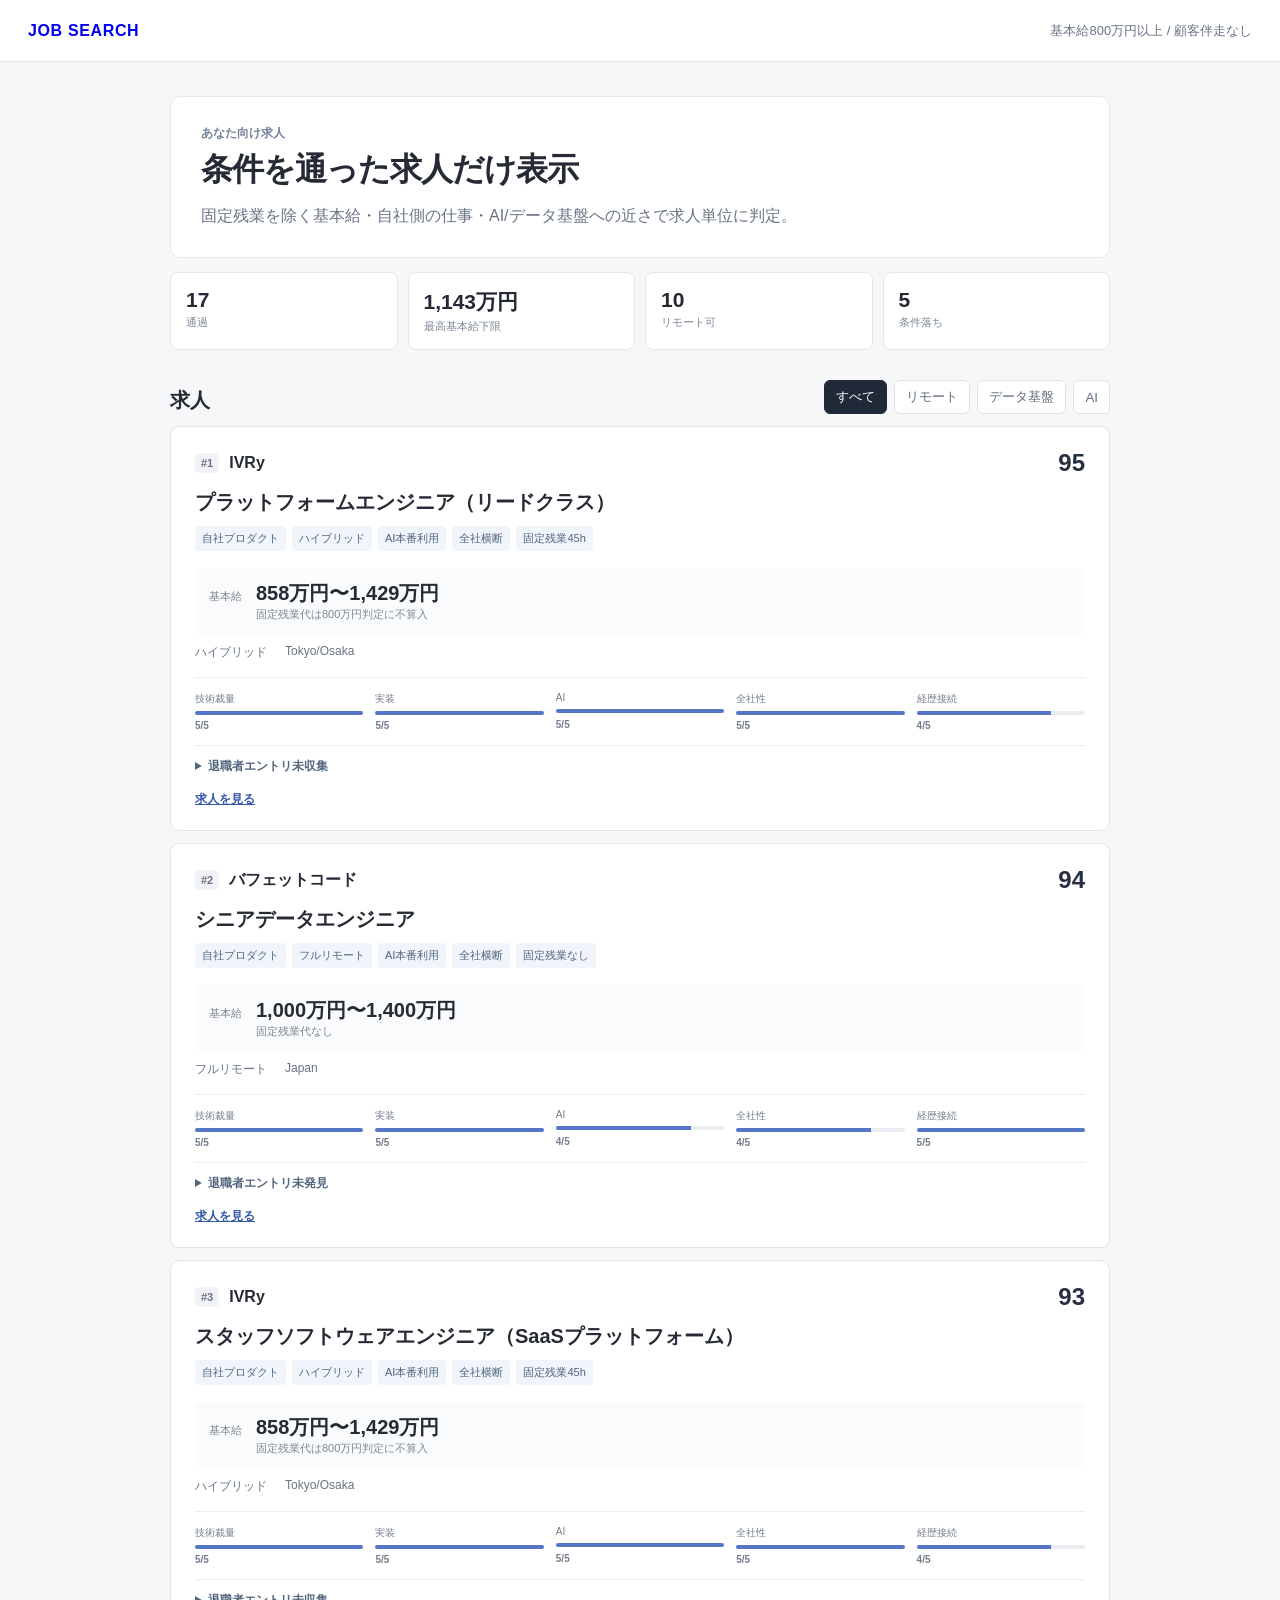
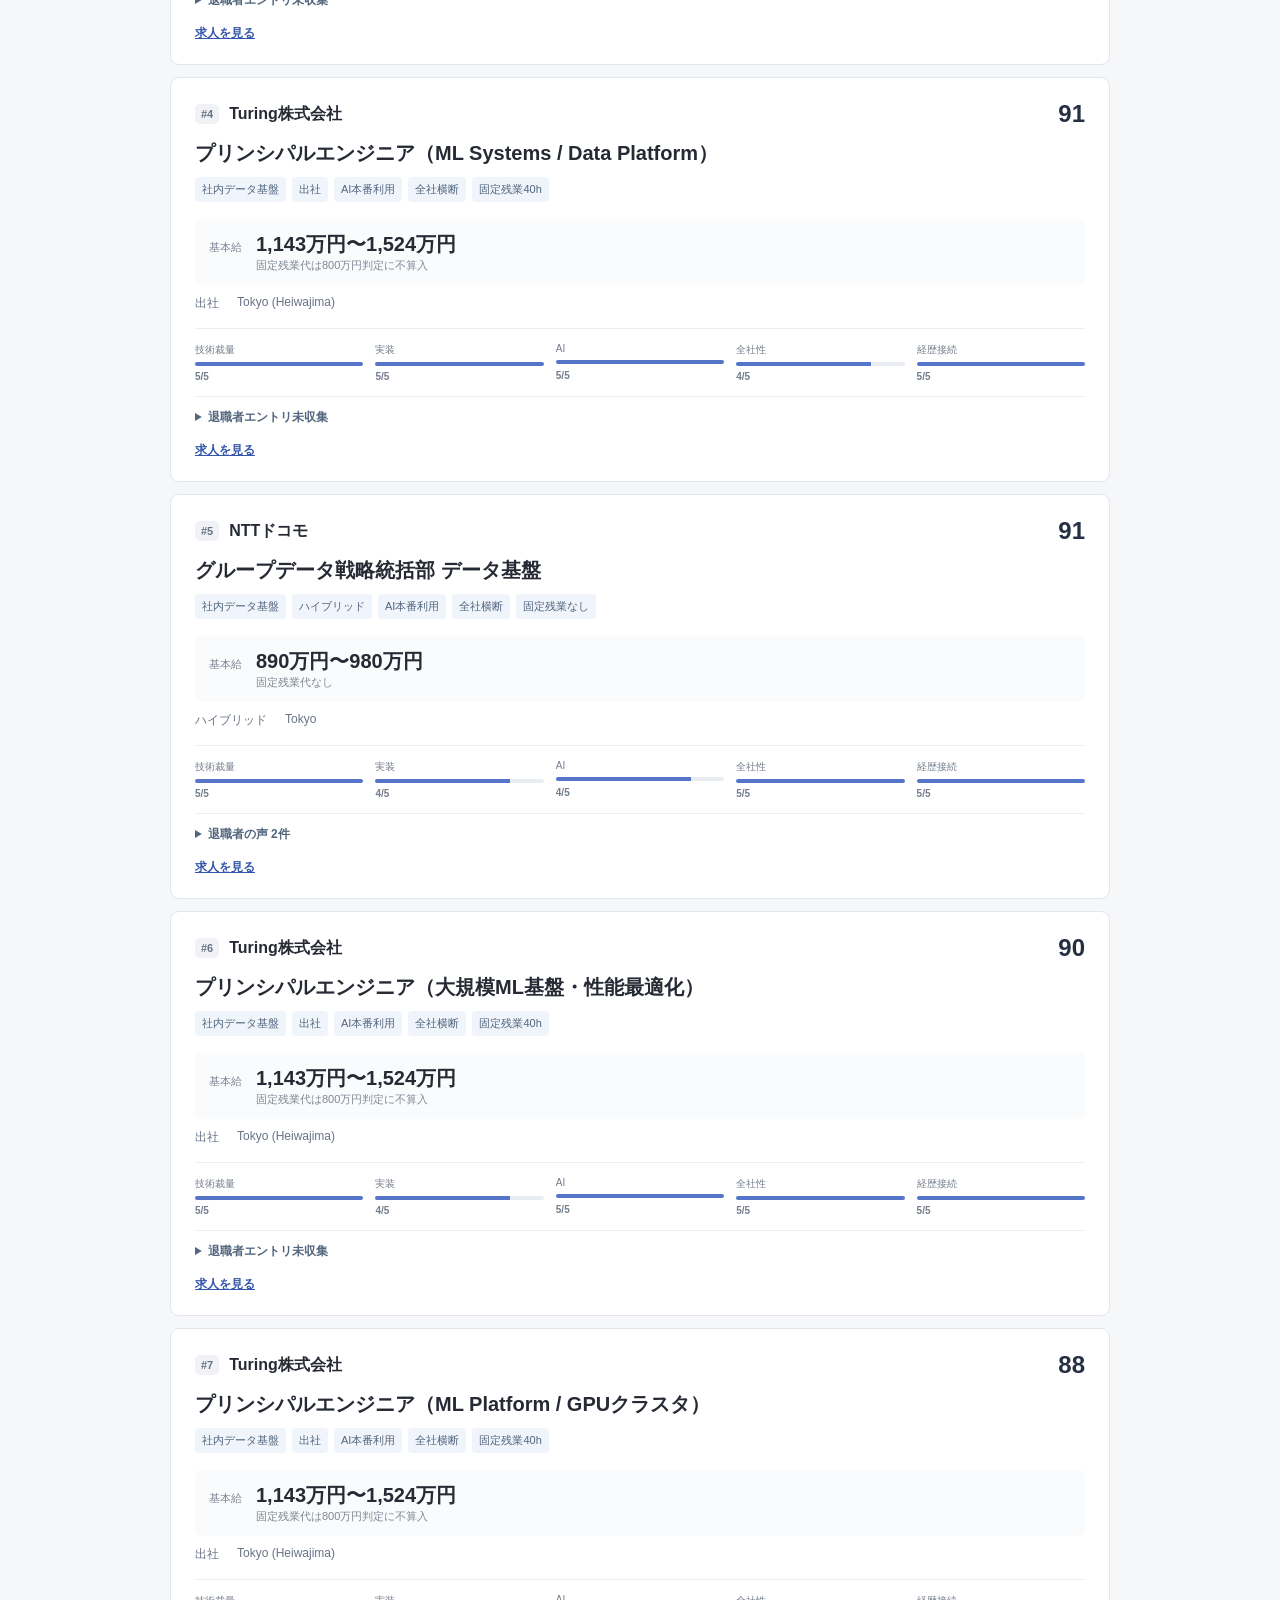
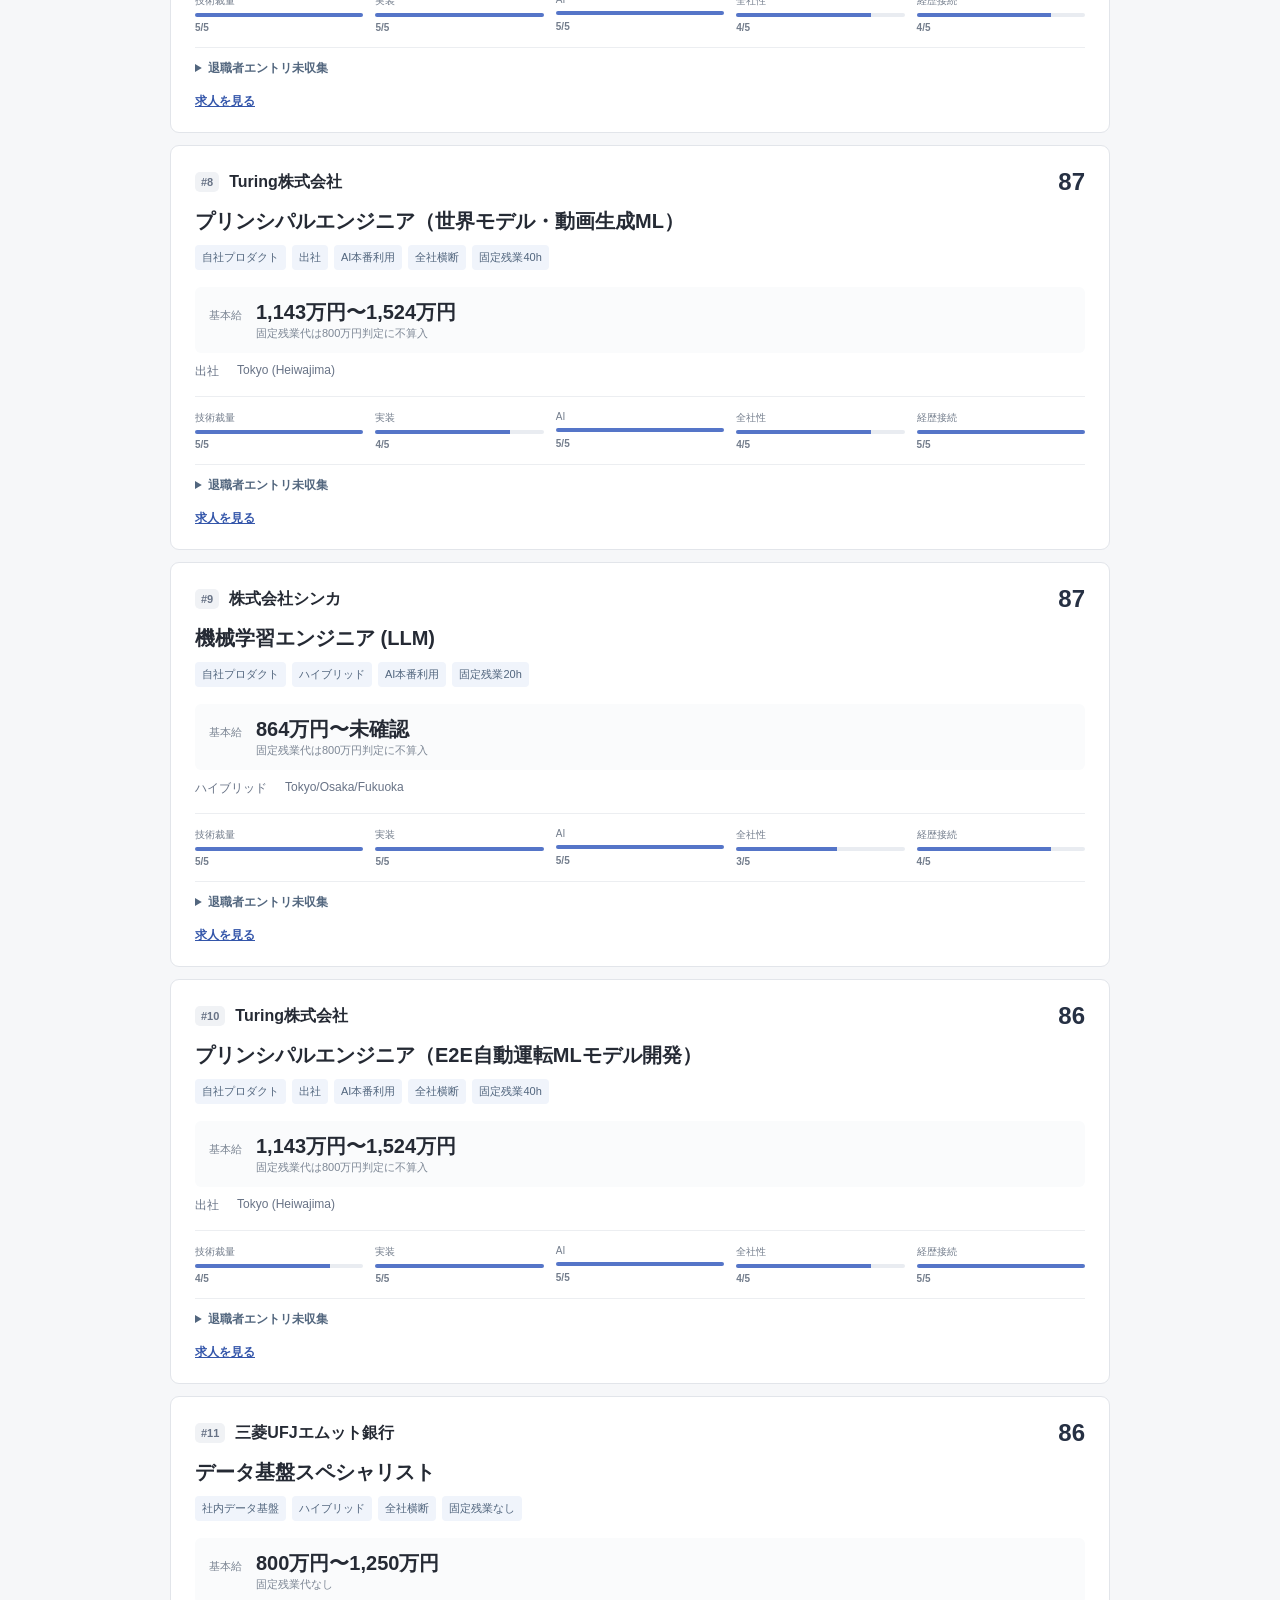
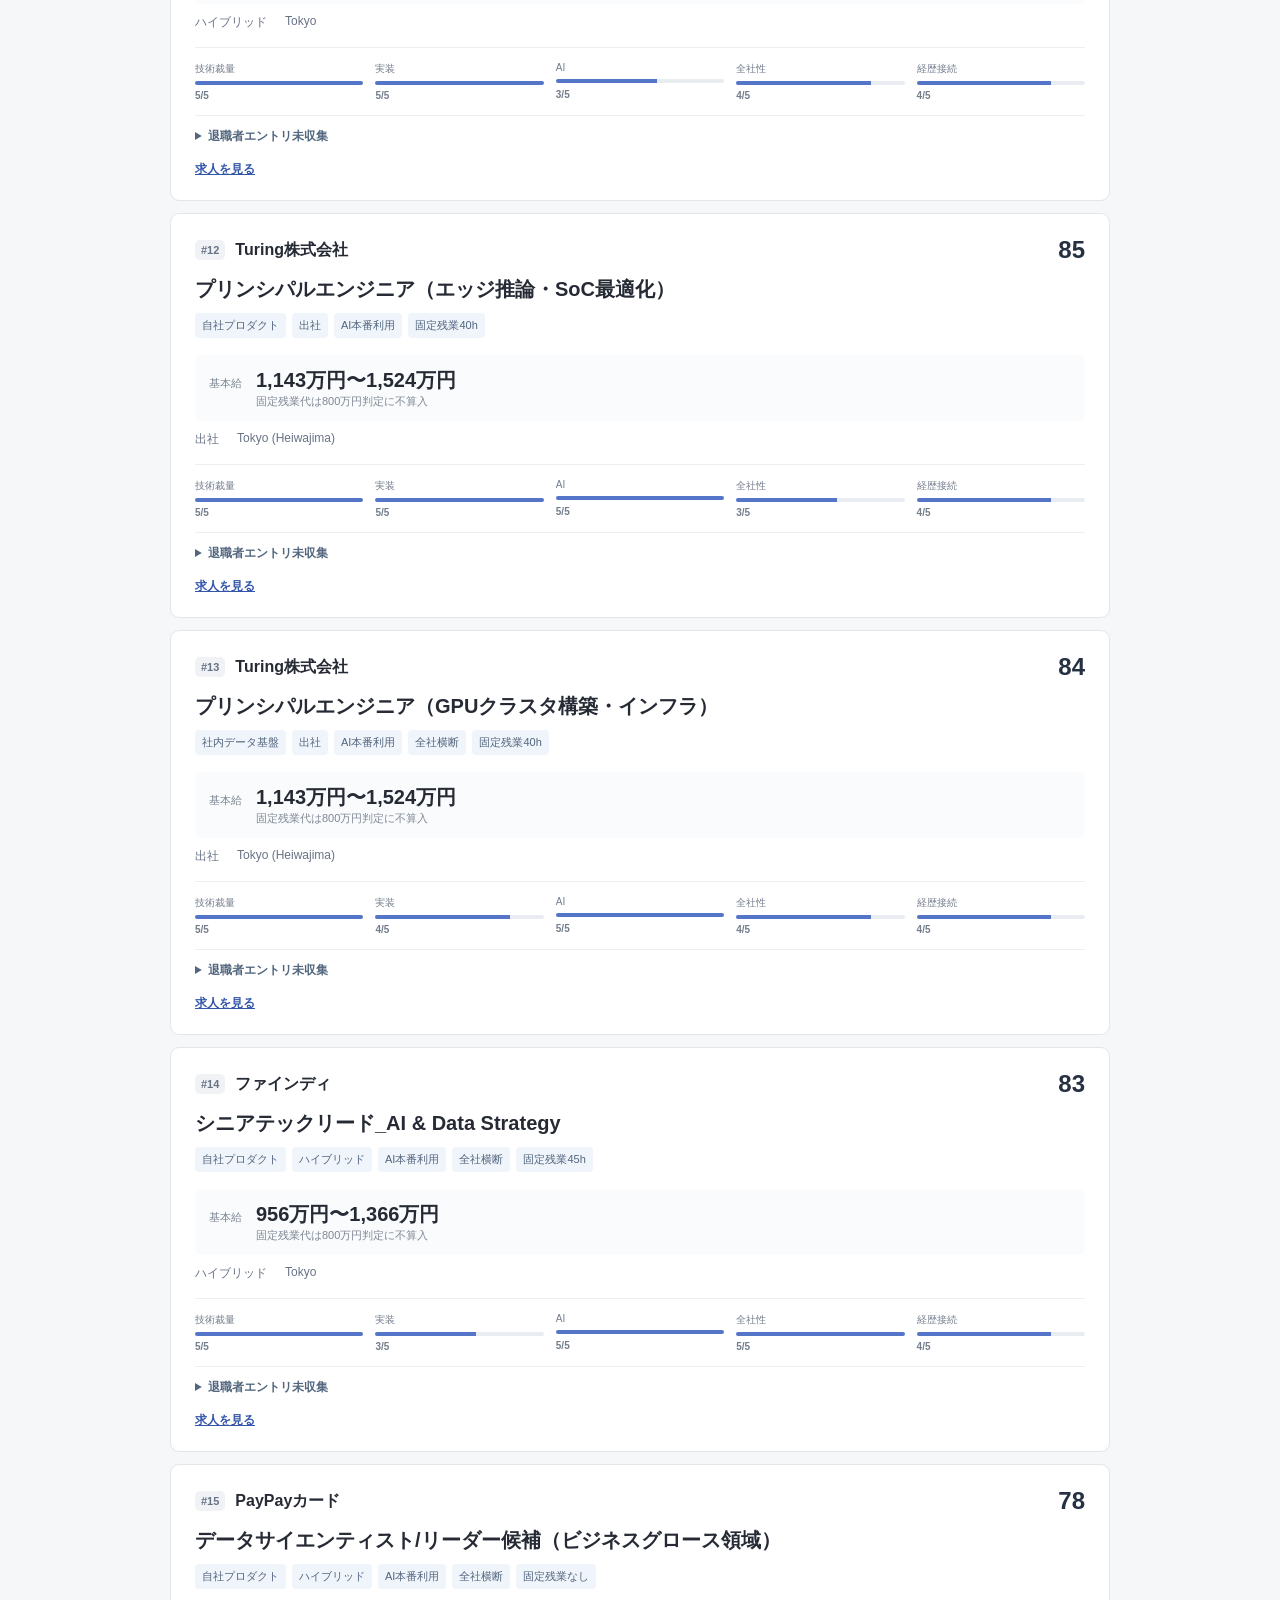
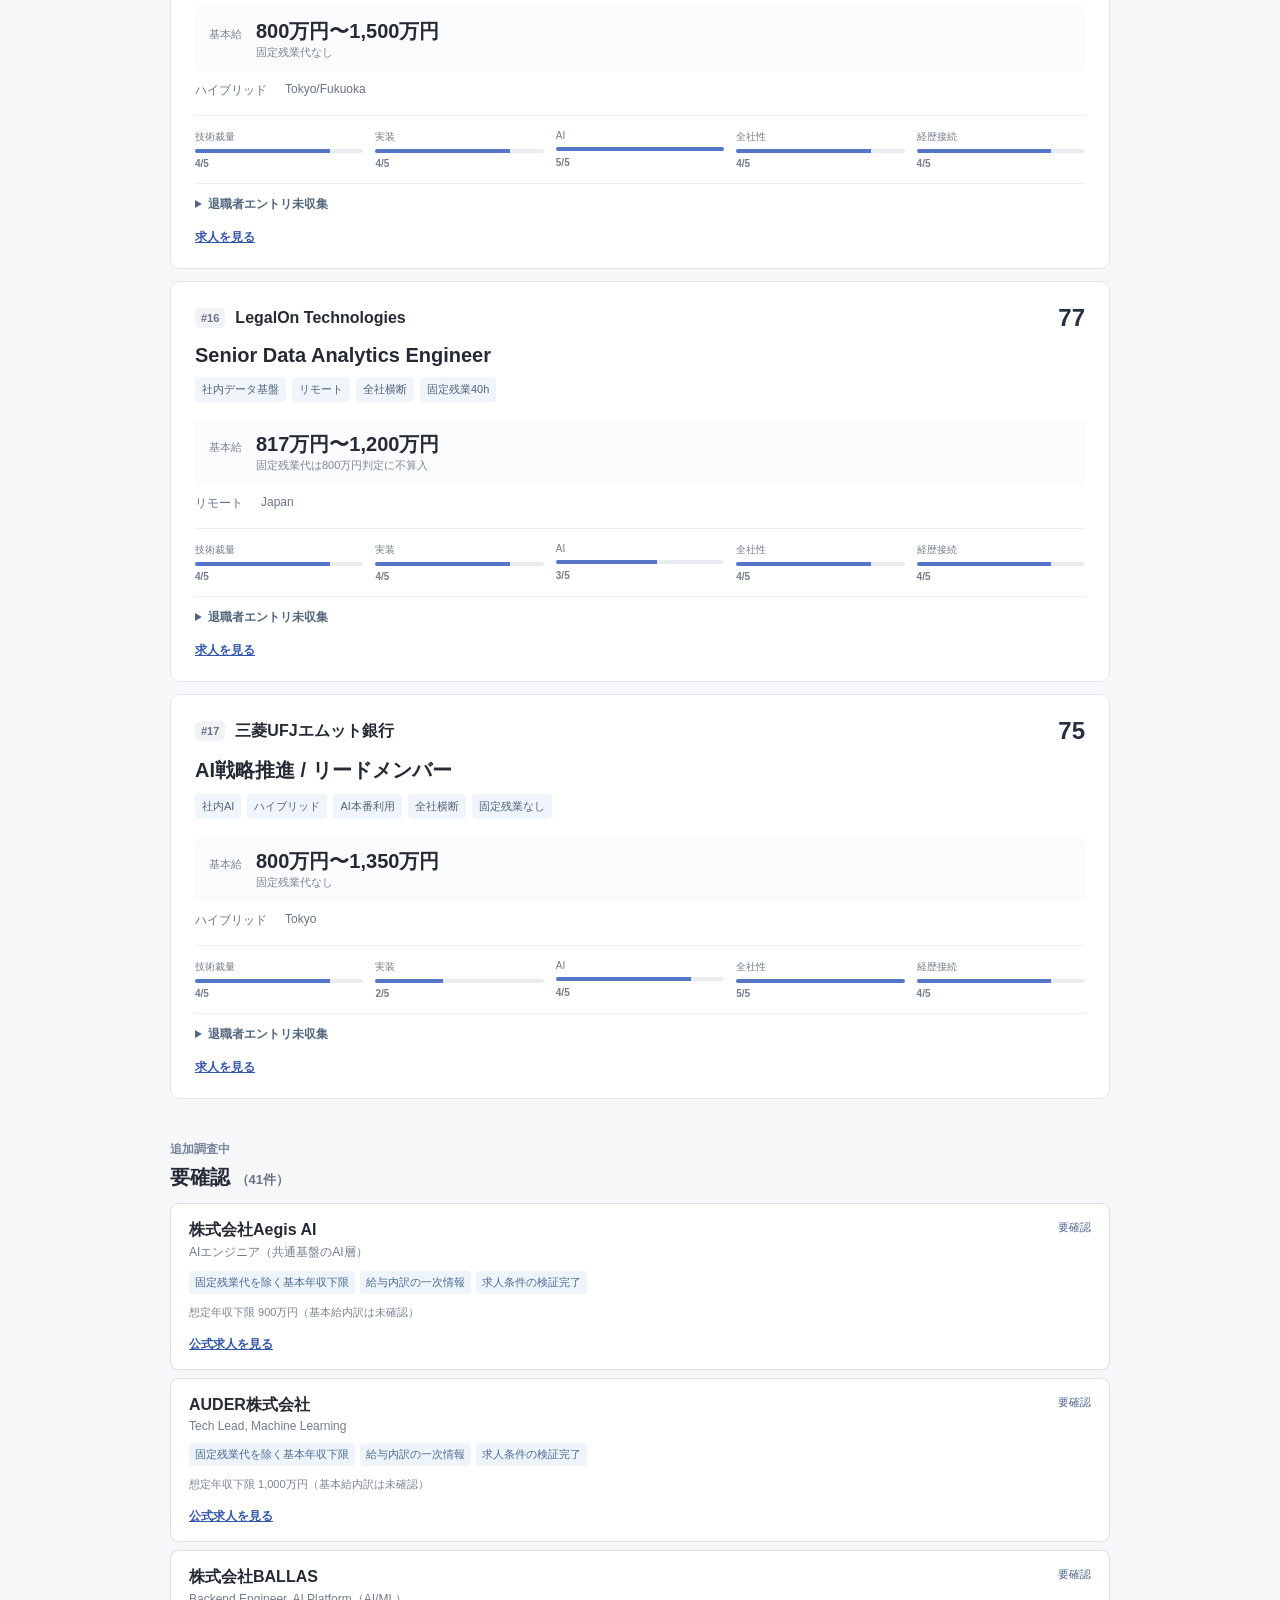
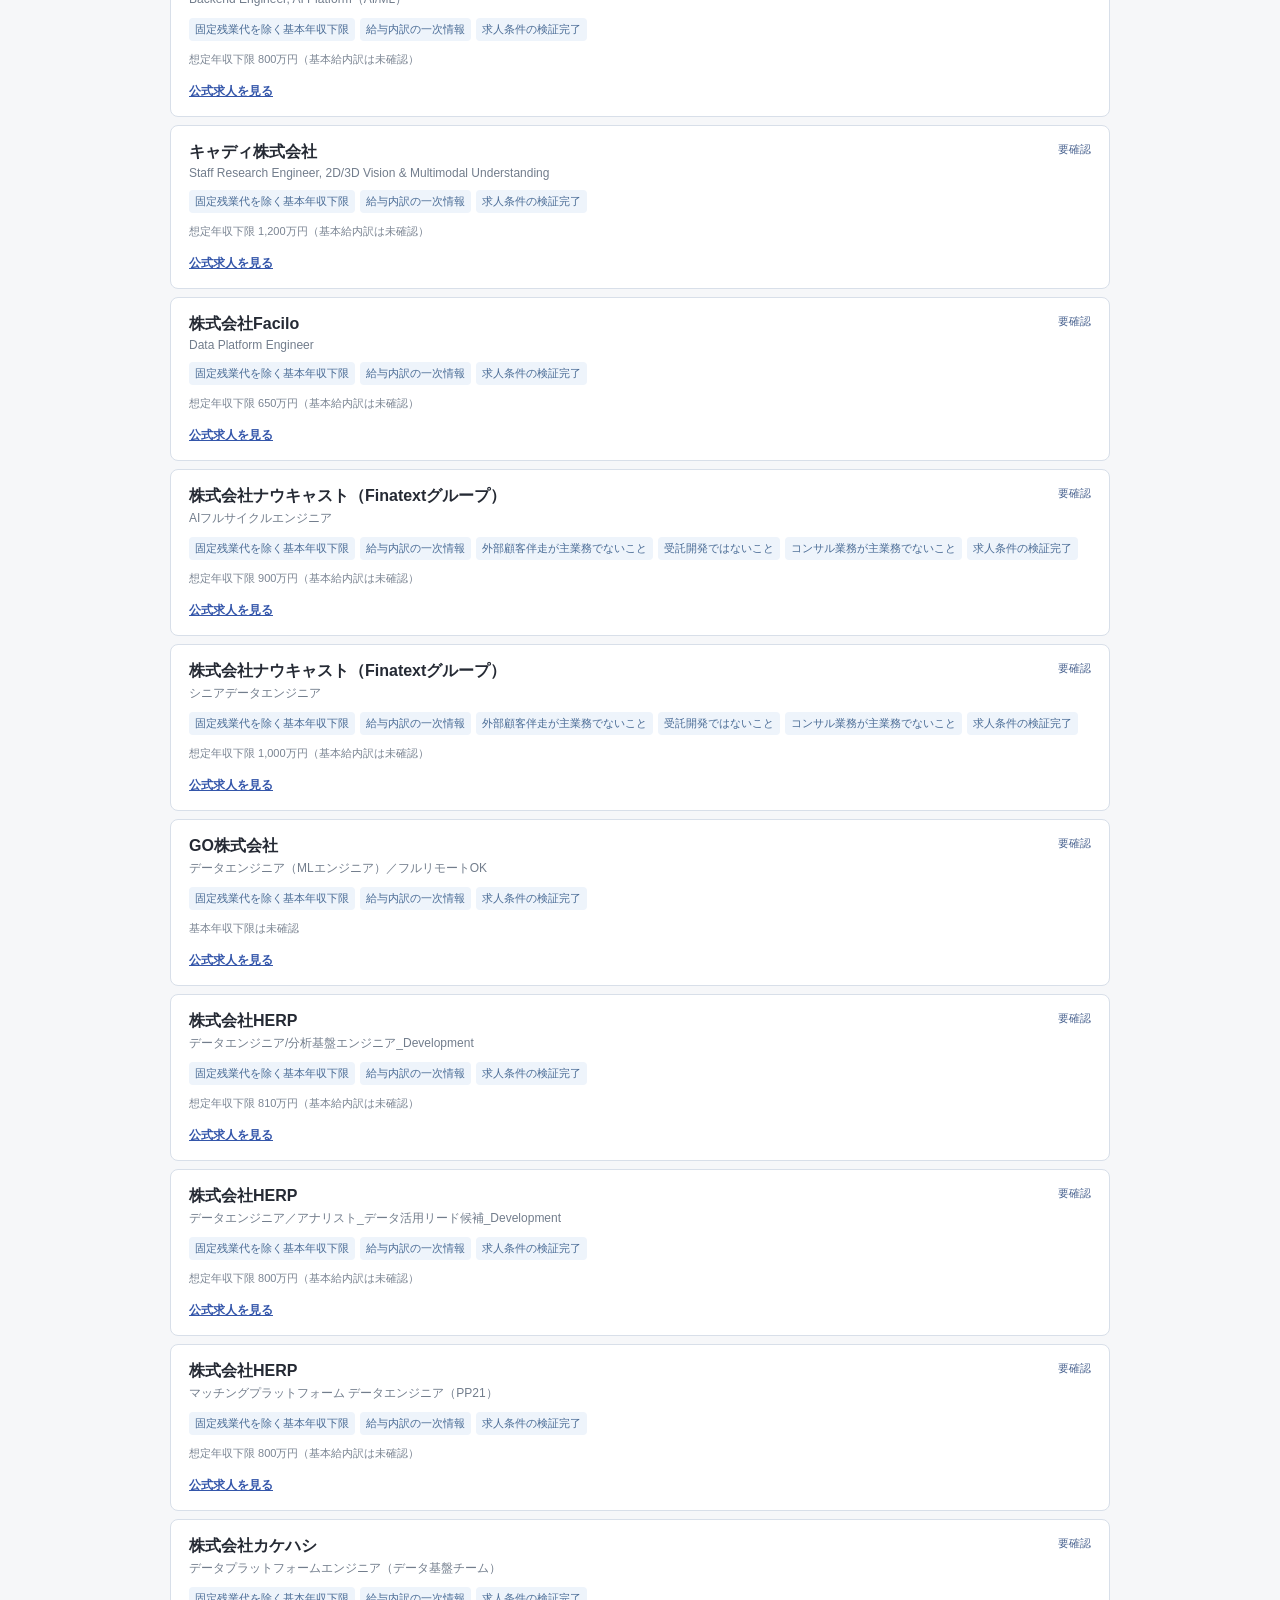
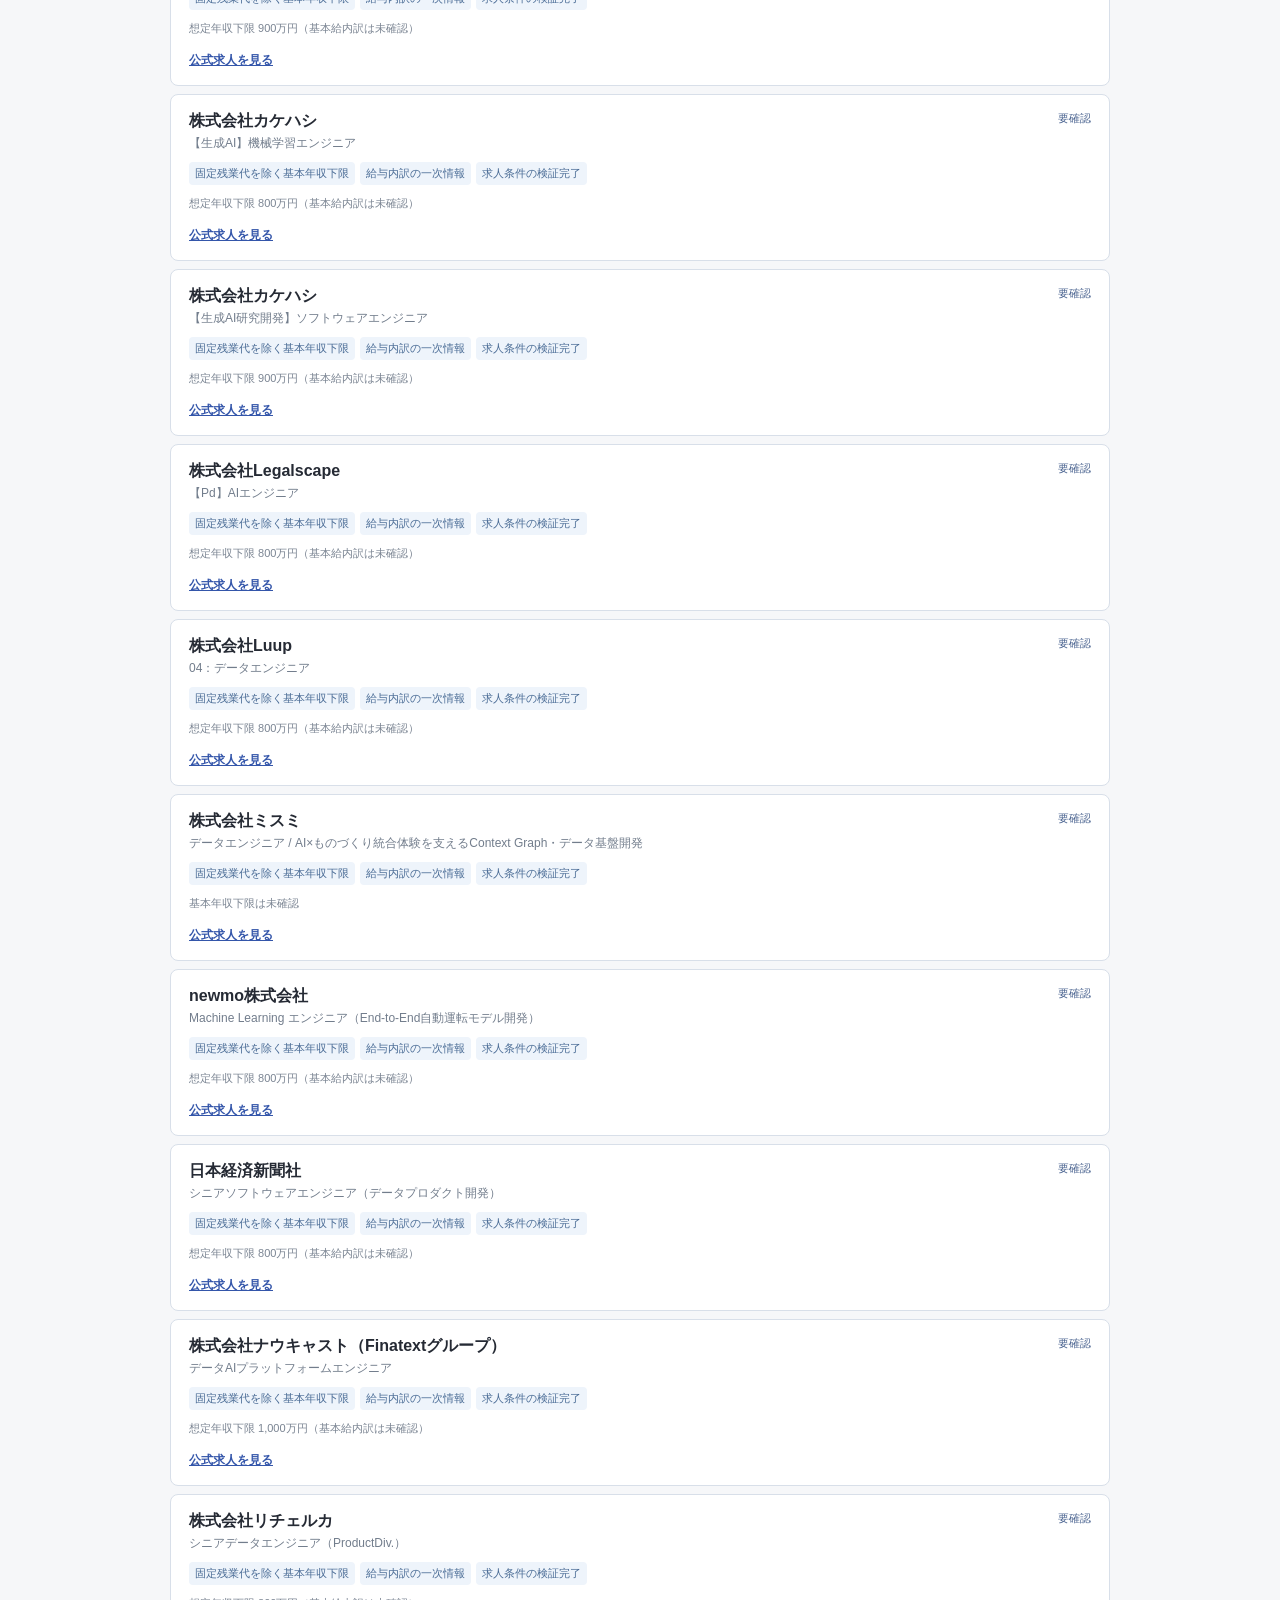
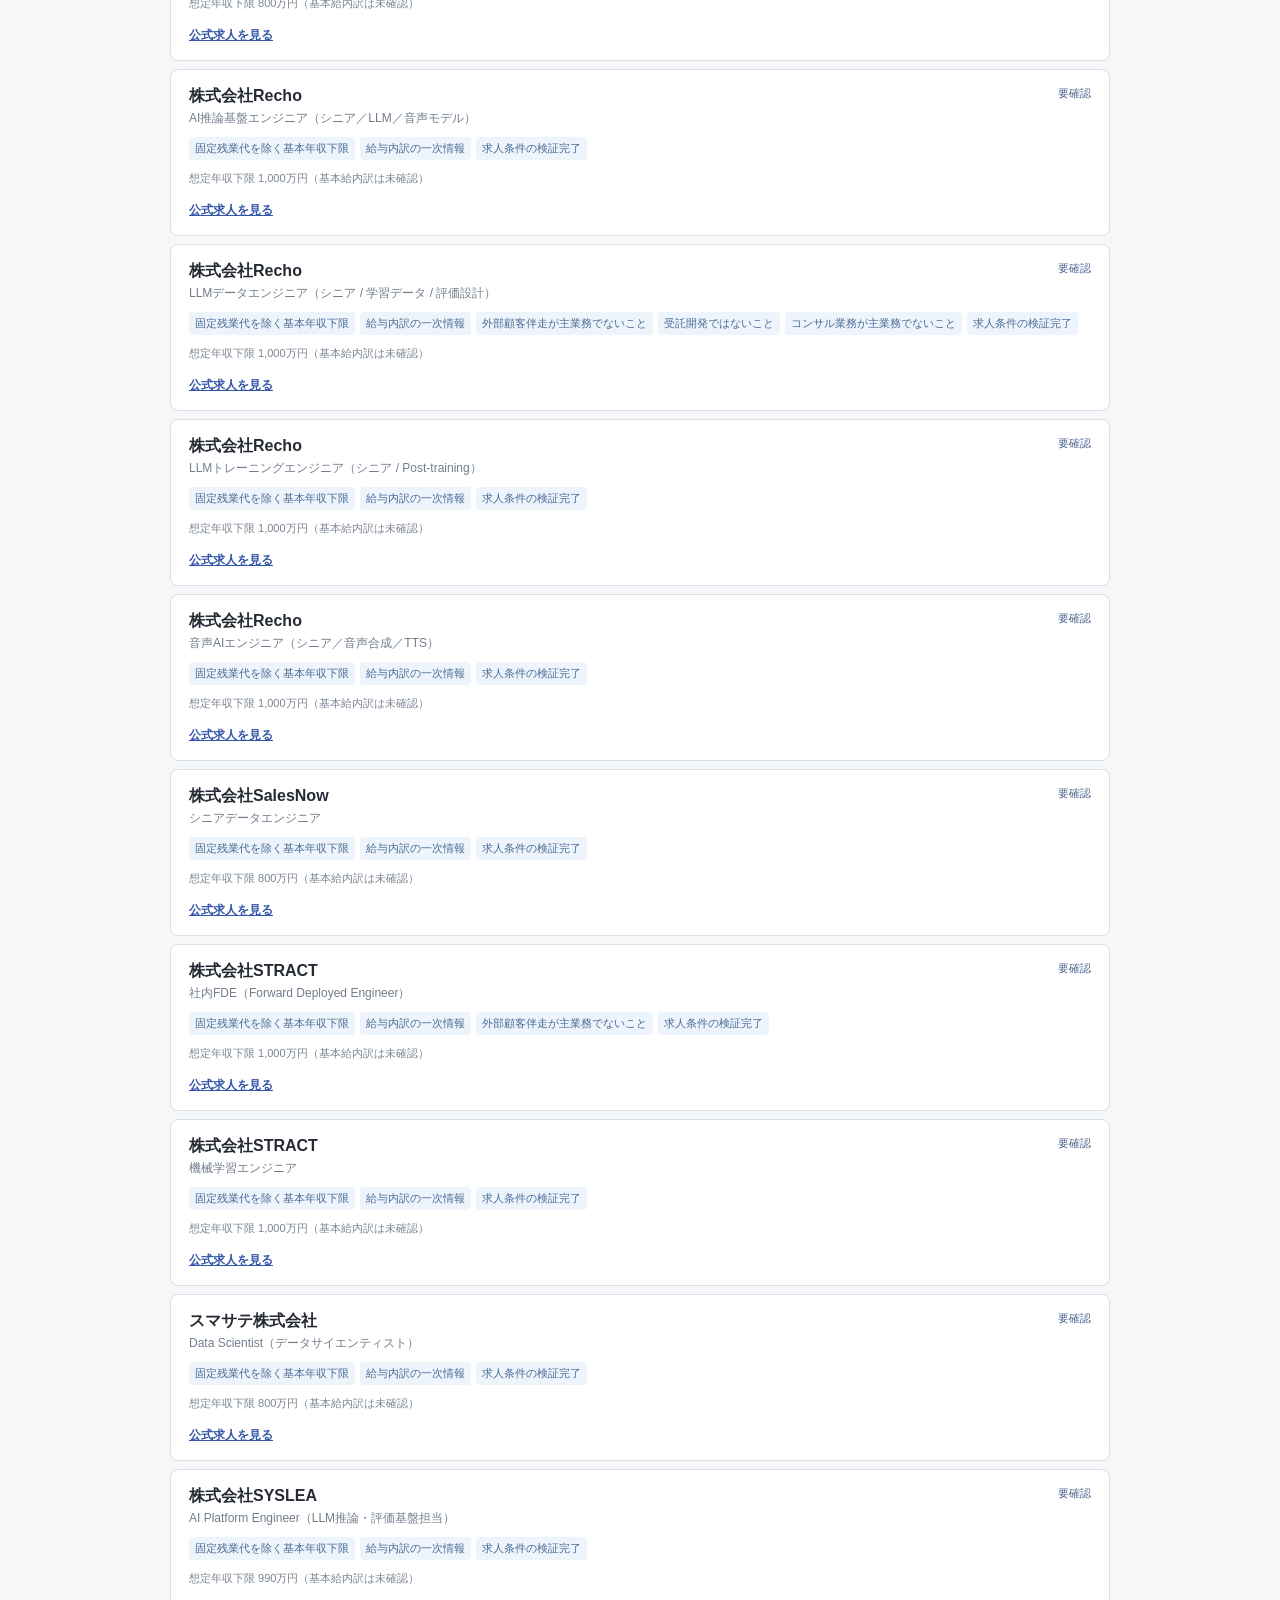
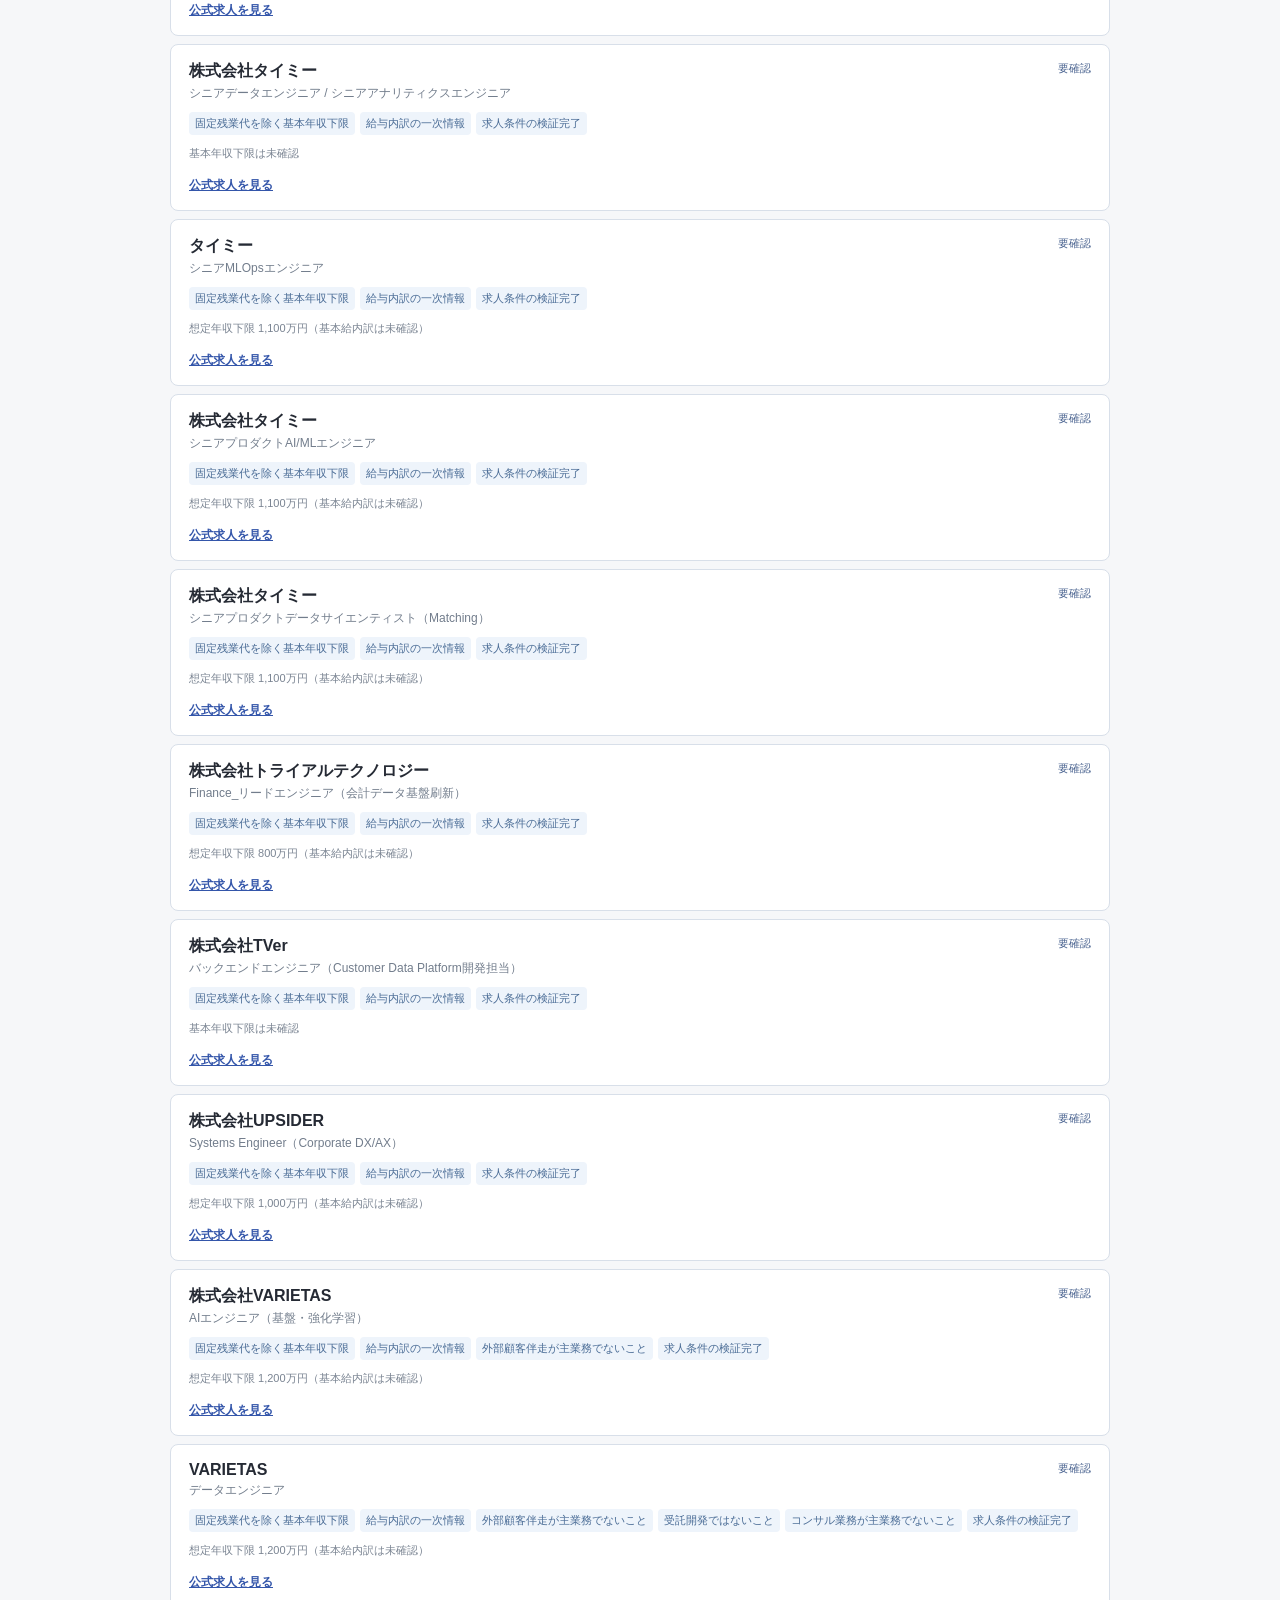
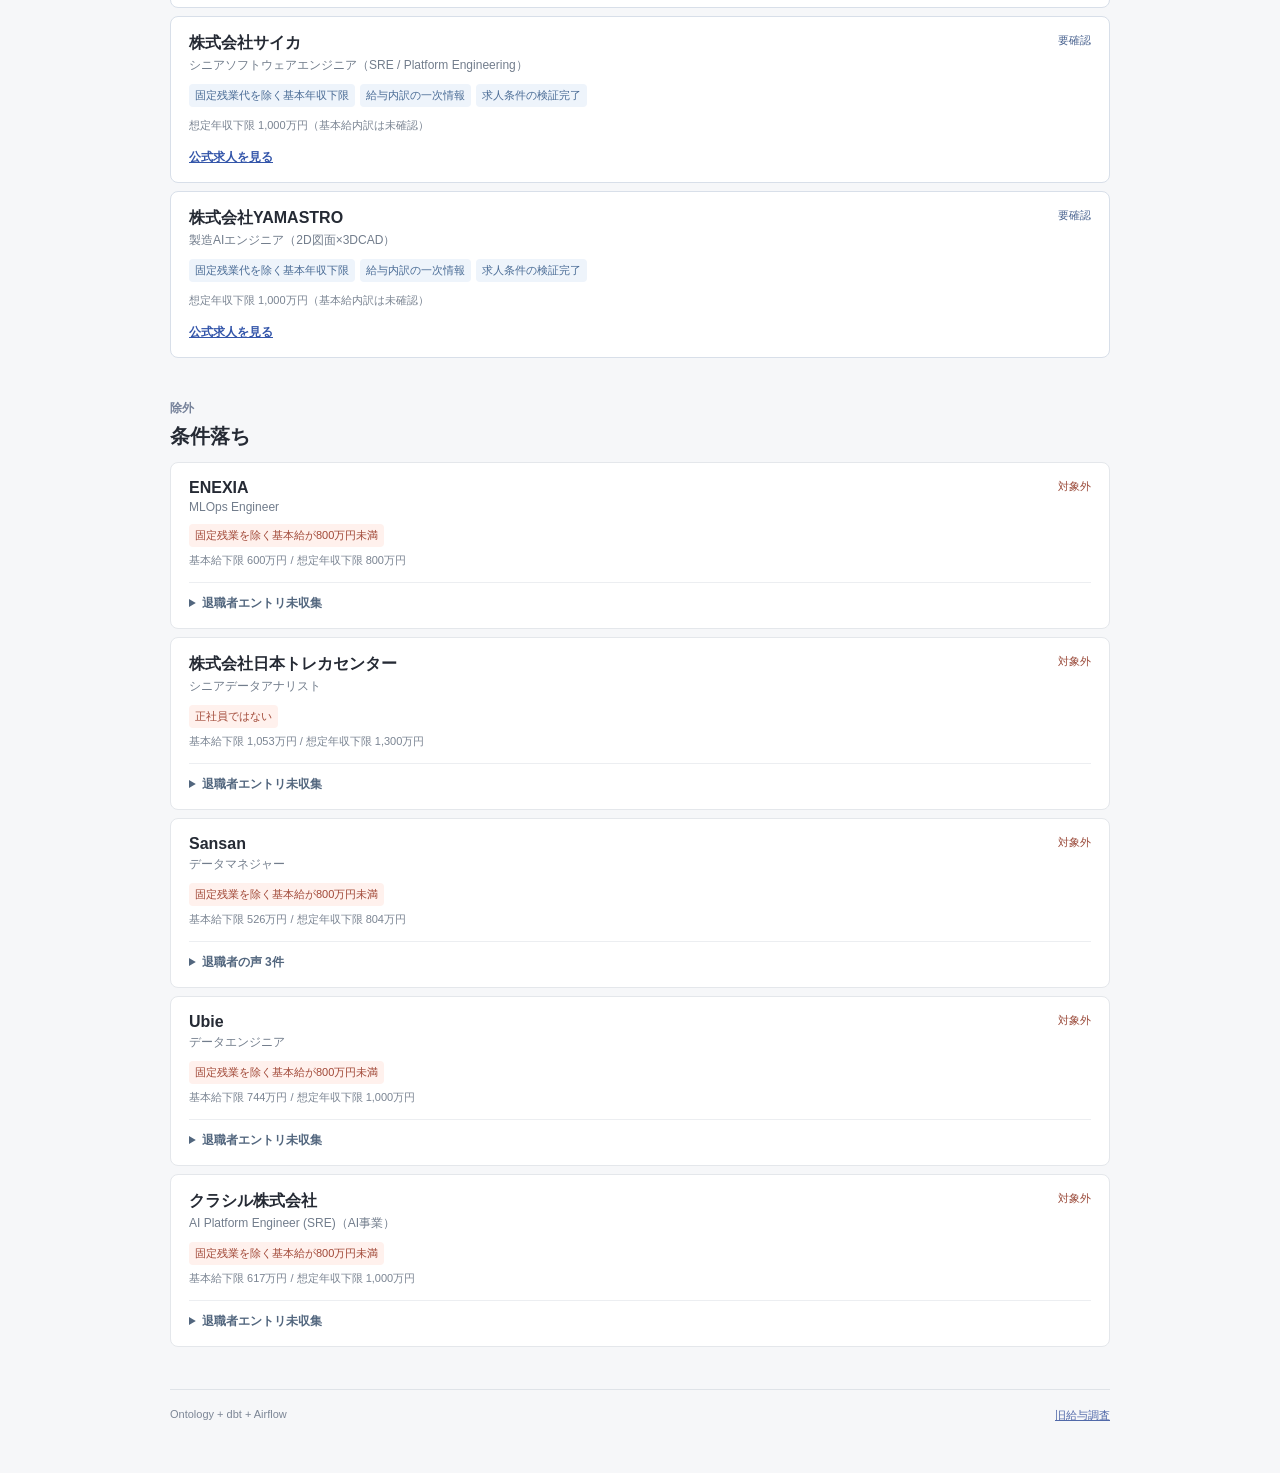
<file: web/index.html>
<!doctype html>
<html lang="ja">
<head>
  <meta charset="utf-8">
  <meta name="viewport" content="width=device-width,initial-scale=1">
  <meta name="color-scheme" content="light">
  <title>Job Search</title>
  <link rel="stylesheet" href="./styles.css">
</head>
<body>
<header class="site-header">
  <a class="logo" href="./">JOB SEARCH</a>
  <div class="header-rule">基本給800万円以上 / 顧客伴走なし</div>
</header>

<main>
  <section class="intro">
    <p class="kicker">あなた向け求人</p>
    <h1>条件を通った求人だけ表示</h1>
    <p>固定残業を除く基本給・自社側の仕事・AI/データ基盤への近さで求人単位に判定。</p>
  </section>

  <section class="summary" aria-label="サマリー">
    <div><strong id="eligible-count">—</strong><span>通過</span></div>
    <div><strong id="top-salary">—</strong><span>最高基本給下限</span></div>
    <div><strong id="remote-count">—</strong><span>リモート可</span></div>
    <div><strong id="rejected-count">—</strong><span>条件落ち</span></div>
  </section>

  <section class="toolbar">
    <h2>求人</h2>
    <div class="filters" role="group" aria-label="求人フィルター">
      <button class="filter active" data-filter="all">すべて</button>
      <button class="filter" data-filter="remote">リモート</button>
      <button class="filter" data-filter="platform">データ基盤</button>
      <button class="filter" data-filter="ai">AI</button>
    </div>
  </section>

  <section id="job-list" class="job-list" aria-live="polite">
    <p class="state">読み込み中…</p>
  </section>

  <section class="rejected review">
    <div class="toolbar">
      <div>
        <p class="kicker">追加調査中</p>
        <h2>要確認 <small id="review-count">—</small></h2>
      </div>
    </div>
    <div id="review-list" class="rejected-list"></div>
  </section>

  <section class="rejected">
    <div class="toolbar">
      <div>
        <p class="kicker">除外</p>
        <h2>条件落ち</h2>
      </div>
    </div>
    <div id="rejected-list" class="rejected-list"></div>
  </section>

  <footer>
    <span>Ontology + dbt + Airflow</span>
    <a href="./archive.html">旧給与調査</a>
  </footer>
</main>
<script type="module" src="./app.mjs"></script>
</body>
</html>
</file>
<file: web/styles.css>
:root{font-family:-apple-system,BlinkMacSystemFont,"Segoe UI","Noto Sans JP",sans-serif;color:#252a34;background:#f6f7f9}*{box-sizing:border-box}body{margin:0}.site-header{height:62px;background:#fff;border-bottom:1px solid #e5e7eb;display:flex;align-items:center;justify-content:space-between;padding:0 28px;position:sticky;top:0;z-index:10}.logo{font-weight:800;text-decoration:none;letter-spacing:.04em}.header-rule{font-size:13px;color:#697386}main{max-width:980px;margin:0 auto;padding:34px 20px 50px}.intro{background:#fff;border:1px solid #e5e7eb;border-radius:10px;padding:28px 30px}.kicker{font-size:12px;color:#76829a;margin:0 0 6px;font-weight:700}.intro h1{font-size:32px;margin:0 0 10px;letter-spacing:-.03em}.intro p:last-child{color:#687386;margin:0;line-height:1.7}.summary{display:grid;grid-template-columns:repeat(4,1fr);gap:10px;margin:14px 0 30px}.summary div{background:#fff;border:1px solid #e5e7eb;border-radius:8px;padding:15px}.summary strong{display:block;font-size:21px}.summary span{font-size:11px;color:#7d8797}.toolbar{display:flex;justify-content:space-between;align-items:end;margin:0 0 12px}.toolbar h2{margin:0;font-size:20px}.filters{display:flex;gap:7px}.filter{border:1px solid #dfe3e8;background:#fff;color:#626c7b;padding:7px 11px;border-radius:6px;cursor:pointer}.filter.active{background:#202938;color:#fff;border-color:#202938}.job-list{display:grid;gap:12px}.job-card{background:#fff;border:1px solid #e2e5ea;border-radius:9px;padding:22px 24px}.job-head{display:flex;justify-content:space-between;align-items:center}.company{display:flex;align-items:center;gap:10px}.company strong{font-size:16px}.rank{font-size:11px;font-weight:800;color:#687386;background:#f0f2f5;border-radius:5px;padding:4px 6px}.score{font-size:24px;color:#263043}.job-card h3{font-size:20px;margin:12px 0 10px}.tags{display:flex;gap:6px;flex-wrap:wrap}.tag{font-size:11px;padding:5px 7px;border-radius:4px;background:#f0f4fb;color:#52667e}.pay{margin:17px 0 10px;padding:12px 14px;background:#fafbfc;border-radius:6px;display:grid;grid-template-columns:auto 1fr;column-gap:14px;align-items:baseline}.pay>span{font-size:11px;color:#7a8492}.pay strong{font-size:20px}.pay small{grid-column:2;font-size:11px;color:#7d8795}.meta{display:flex;gap:18px;color:#687386;font-size:12px;margin-bottom:16px}.scores{display:grid;grid-template-columns:repeat(5,1fr);gap:12px;border-top:1px solid #eceef1;padding-top:14px}.score-row{display:grid;grid-template-columns:1fr auto;gap:5px;font-size:10px;color:#737d8c}.score-row b{font-size:10px}.meter{grid-column:1/-1;height:4px;background:#e9ecf1;border-radius:99px;overflow:hidden}.meter i{display:block;height:100%;background:#5575c8}.open-job{display:inline-block;margin-top:16px;font-weight:700;font-size:12px;color:#3456aa}.rejected{margin-top:42px}.rejected-list{display:grid;gap:8px}.reject-card{background:#fff;border:1px solid #e4e7eb;border-radius:8px;padding:16px 18px}.reject-top{display:flex;justify-content:space-between;gap:12px}.reject-top strong,.reject-top span{display:block}.reject-top>div span{font-size:12px;color:#727d8c;margin-top:3px}.reject-mark{font-size:11px;color:#9a4a3a}.reasons{margin:10px 0 6px}.reason{display:inline-block;font-size:11px;color:#a14837;background:#fff1ed;padding:4px 6px;border-radius:4px;margin-right:5px}.reject-salary{margin:0;color:#7a8492;font-size:11px}.state{background:#fff;border:1px solid #e2e5ea;padding:22px;border-radius:8px;color:#737d8c}.state.error{color:#a14837}footer{display:flex;justify-content:space-between;margin-top:42px;padding-top:18px;border-top:1px solid #dfe3e8;color:#7c8696;font-size:11px}footer a{color:#5169a9}@media(max-width:720px){.site-header{padding:0 14px}.header-rule{display:none}main{padding:20px 12px 36px}.summary{grid-template-columns:repeat(2,1fr)}.toolbar{align-items:flex-start;gap:12px;flex-direction:column}.scores{grid-template-columns:repeat(2,1fr)}.pay{grid-template-columns:1fr}.pay small{grid-column:1}.job-card{padding:18px}.intro{padding:22px}.intro h1{font-size:27px}}.exit-evidence{margin-top:14px;border-top:1px solid #eceef1;padding-top:12px}.exit-evidence summary{cursor:pointer;font-size:12px;font-weight:700;color:#52667e}.exit-item{margin-top:10px;padding:10px 12px;background:#fafbfc;border-radius:6px}.exit-item strong{font-size:11px;color:#5f6978}.exit-item p{margin:6px 0;font-size:12px;line-height:1.55;color:#4f5968}.exit-item .exit-implication{color:#6b7280}.exit-item a{font-size:11px;font-weight:700;color:#3456aa}.exit-empty{margin:8px 0 0;font-size:11px;color:#7a8492}

.review h2 small{font-size:13px;color:#697386}.review-card{border-color:#d8dfe9}.review-mark{font-size:11px;color:#4c6591}.pending-reason{display:inline-block;font-size:11px;color:#496b95;background:#eef4fb;padding:4px 6px;border-radius:4px;margin-right:5px;margin-bottom:5px}
</file>
